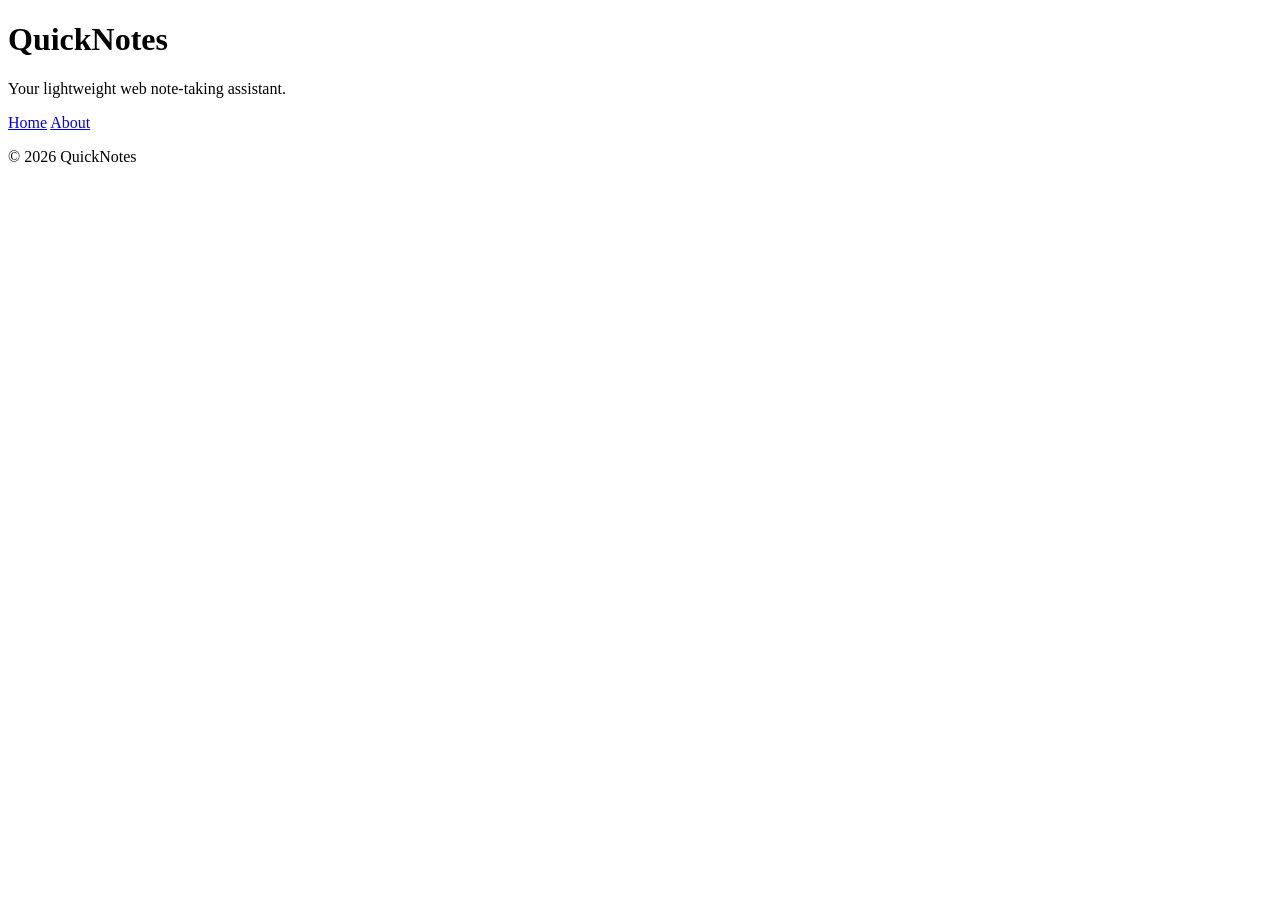
<file: day1/index.html>
<!DOCTYPE html>
<html lang="en">
<head>
  <meta charset="UTF-8">
  <meta name="viewport" content="width=device-width, initial-scale=1.0">
  <title>QuickNotes</title>
</head>
<body>

  <header>
    <h1>QuickNotes</h1>
    <p>Your lightweight web note-taking assistant.</p>
    <nav>
      <a href="index.html">Home</a>
      <a href="about.html">About</a>
    </nav>
  </header>

  <main>
    <!-- Lab content goes here -->
  </main>

  <footer>
    <p>&copy; 2026 QuickNotes</p>
  </footer>

</body>
</html>
</file>
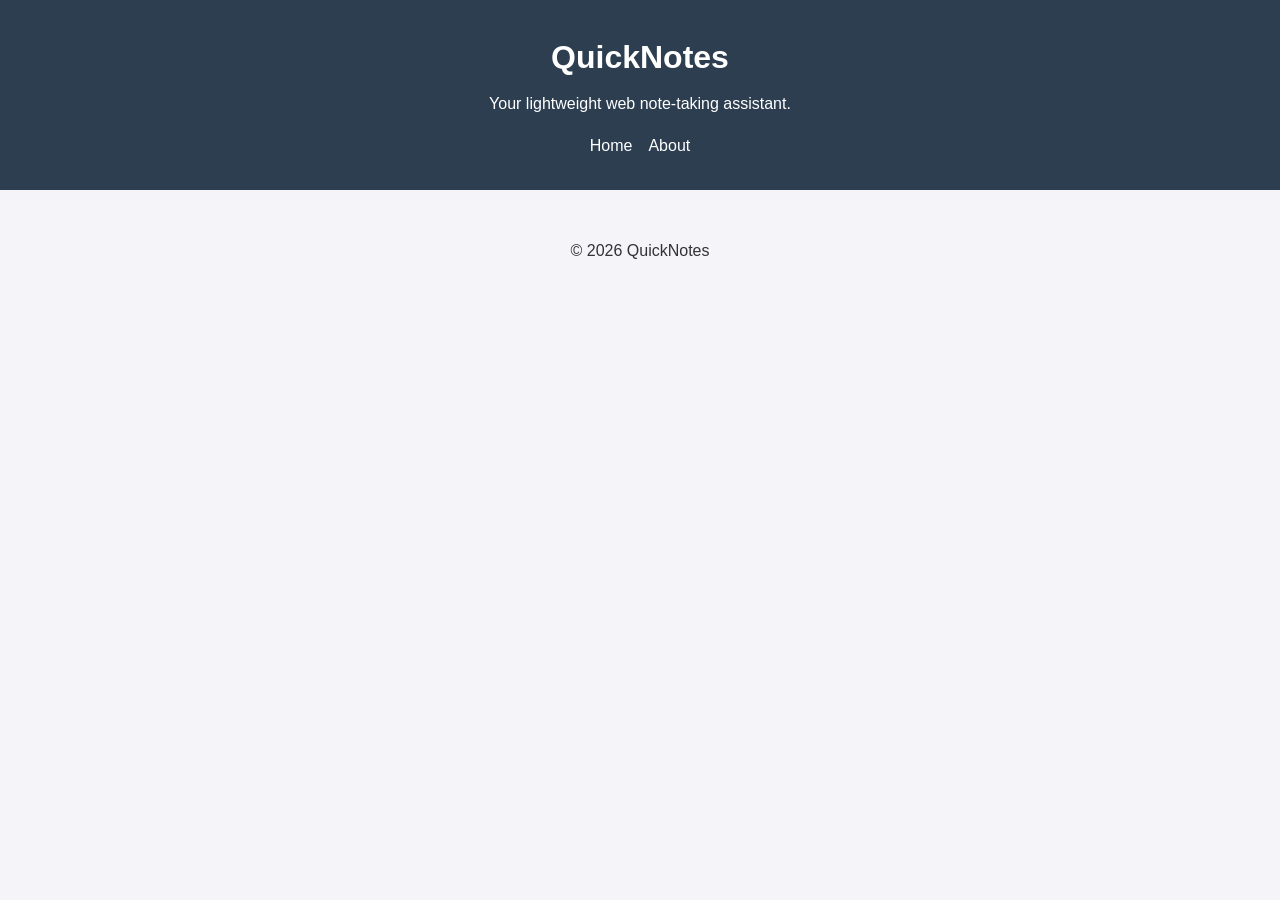
<file: day2/index.html>
<!DOCTYPE html>
<html lang="en">
<head>
  <meta charset="UTF-8">
  <meta name="viewport" content="width=device-width, initial-scale=1.0">
  <title>QuickNotes</title>
  <link rel="stylesheet" href="style.css">
</head>
<body>

  <header>
    <h1>QuickNotes</h1>
    <p>Your lightweight web note-taking assistant.</p>
    <nav>
      <a href="index.html">Home</a>
      <a href="about.html">About</a>
    </nav>
  </header>

  <main>
    <!-- Lab content goes here -->
  </main>

  <footer>
    <p>&copy; 2026 QuickNotes</p>
  </footer>

</body>
</html
</file>
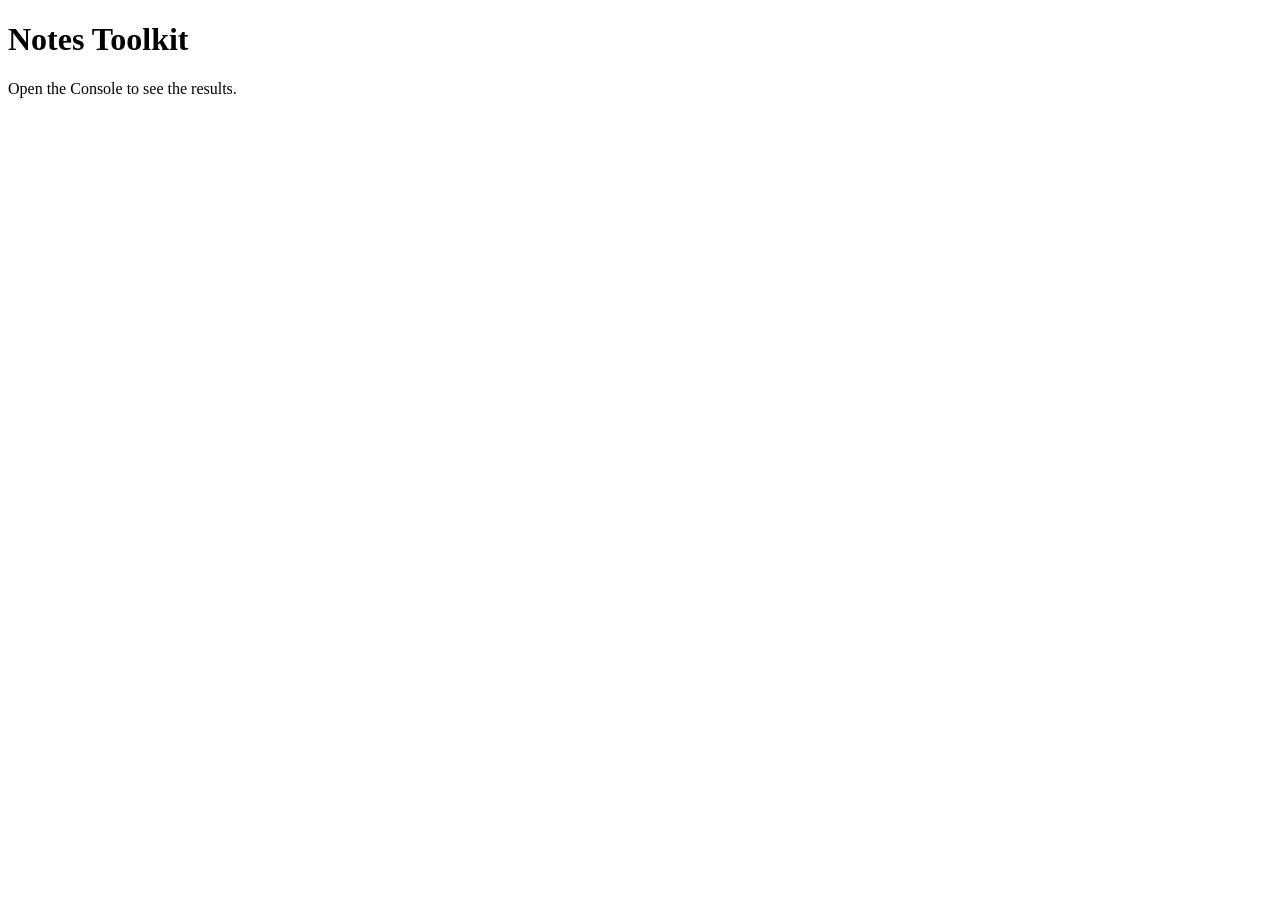
<file: day3/index.html>
<!DOCTYPE html>
<html lang="en">
<head>
    <meta charset="UTF-8">
    <meta name="viewport" content="width=device-width, initial-scale=1.0">
    <title>Notes Toolkit</title>
    <!-- Links the JS file so it loads after the HTML -->
    <script src="script.js" defer></script>
</head>
<body>
    <h1>Notes Toolkit</h1>
    <p>Open the Console to see the results.</p>
</body>
</html>
</file>
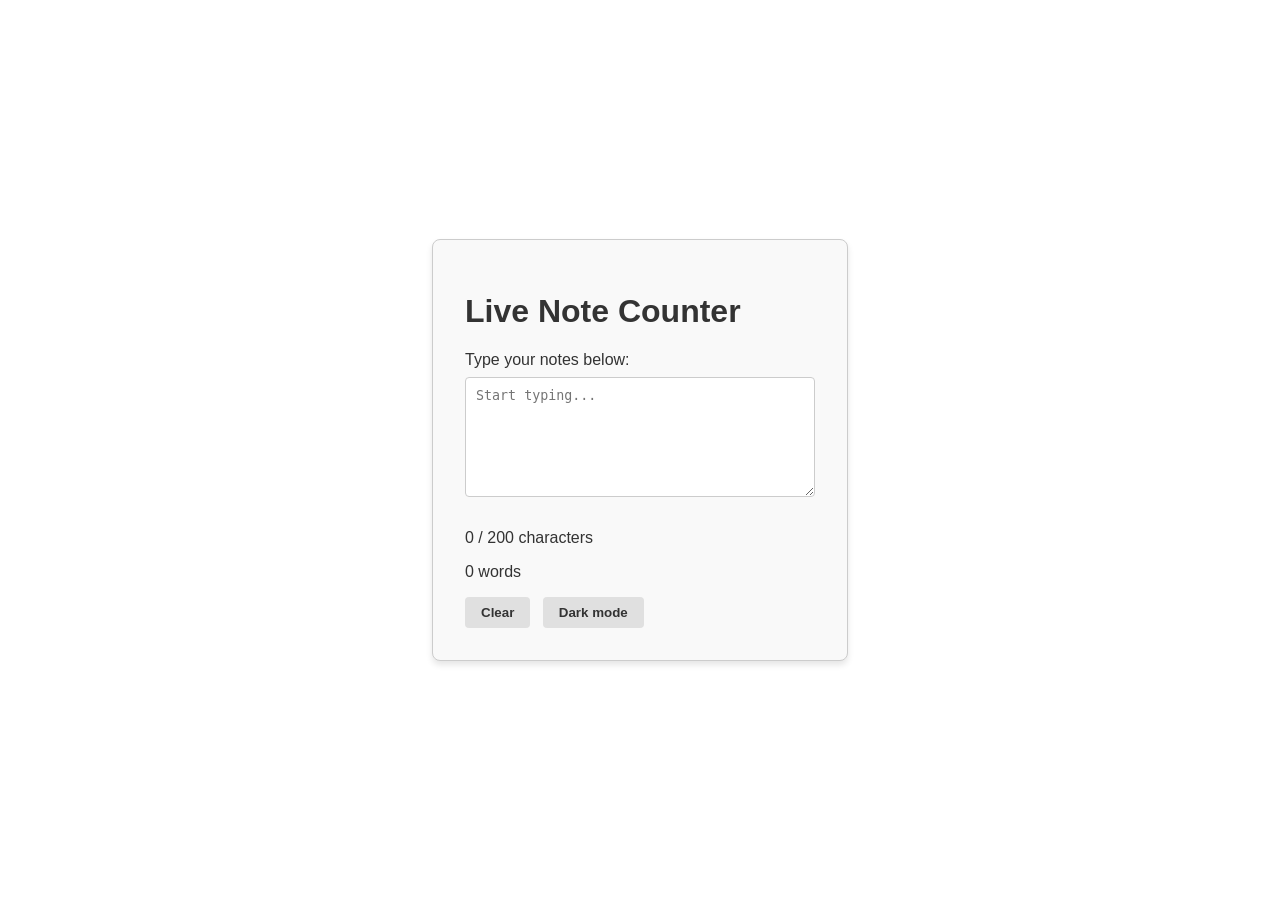
<file: day4/index.html>
<!DOCTYPE html>
<html lang="en">
<head>
    <meta charset="UTF-8">
    <meta name="viewport" content="width=device-width, initial-scale=1.0">
    <title>Live Character Counter & Dark Mode</title>
    <link rel="stylesheet" href="style.css">
    <script src="script.js" defer></script>
</head>
<body>

    <div class="container">
        <h1>Live Note Counter</h1>
        
        <label for="note-text">Type your notes below:</label>
        <textarea id="note-text" placeholder="Start typing..."></textarea>
        
        <p id="char-count">0 / 200 characters</p>
        <p id="word-count">0 words</p>

        <div class="actions">
            <button id="clear-btn">Clear</button>
            <button id="theme-toggle">Dark mode</button>
        </div>
    </div>

</body>
</html>
</file>
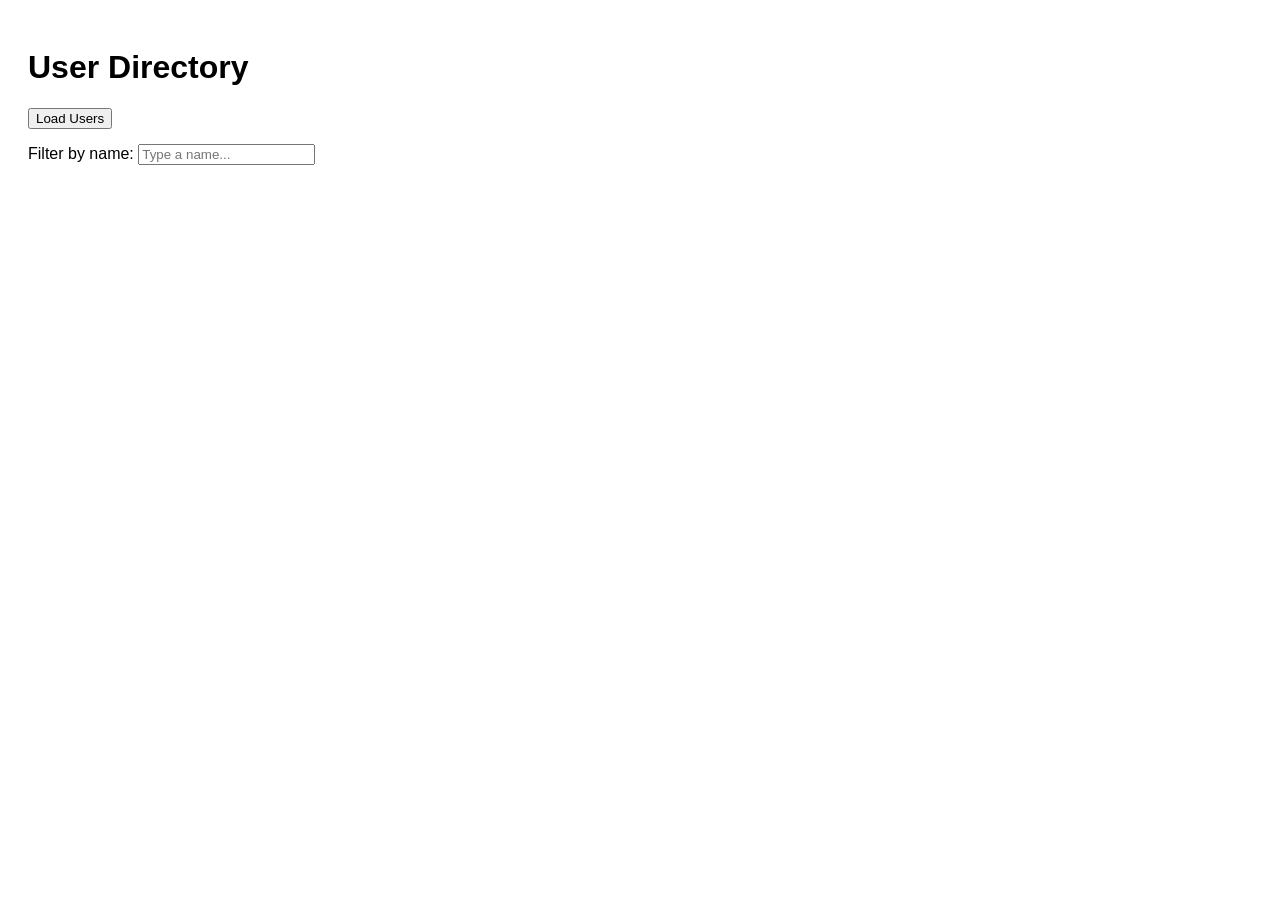
<file: day5/index.html>
<!DOCTYPE html>
<html lang="en">
<head>
    <meta charset="UTF-8">
    <meta name="viewport" content="width=device-width, initial-scale=1.0">
    <title>User Directory</title>
    <script src="users.js" defer></script>
    <style>
        body { font-family: Arial, sans-serif; padding: 20px; max-width: 600px; }
        .user-card { border: 1px solid #ccc; padding: 10px; margin-bottom: 10px; border-radius: 5px; }
        #status { font-weight: bold; color: #555; }
        .error { color: red; }
    </style>
</head>
<body>

    <h1>User Directory</h1>
    
    <button id="load-users">Load Users</button>
    
    <div style="margin-top: 15px;">
        <label for="filter-input">Filter by name:</label>
        <input type="text" id="filter-input" placeholder="Type a name...">
    </div>

    <p id="status"></p>
    
    <ul id="users-list" style="list-style-type: none; padding: 0;"></ul>

</body>
</html>
</file>
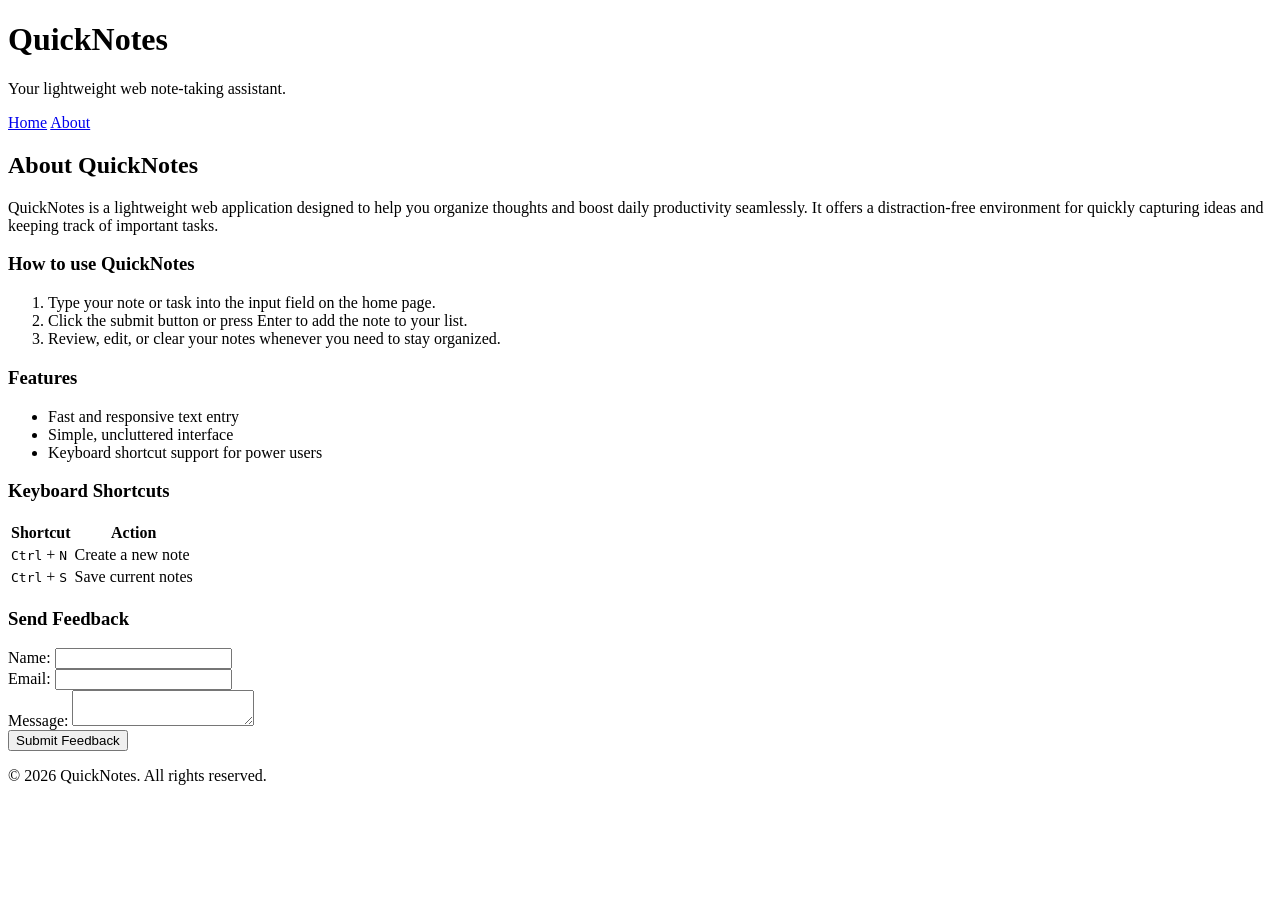
<file: day1/about.html>
<!DOCTYPE html>
<html lang="en">
<head>
  <meta charset="UTF-8">
  <meta name="viewport" content="width=device-width, initial-scale=1.0">
  <title>About - QuickNotes</title>
</head>
<body>

  <header>
    <h1>QuickNotes</h1>
    <p>Your lightweight web note-taking assistant.</p>
    <nav>
      <a href="index.html">Home</a>
      <a href="about.html">About</a>
    </nav>
  </header>

  <main>
    <h2>About QuickNotes</h2>
    <p>QuickNotes is a lightweight web application designed to help you organize thoughts and boost daily productivity seamlessly. It offers a distraction-free environment for quickly capturing ideas and keeping track of important tasks.</p>

    <section>
      <h3>How to use QuickNotes</h3>
      <ol>
        <li>Type your note or task into the input field on the home page.</li>
        <li>Click the submit button or press Enter to add the note to your list.</li>
        <li>Review, edit, or clear your notes whenever you need to stay organized.</li>
      </ol>
    </section>

    <section>
      <h3>Features</h3>
      <ul>
        <li>Fast and responsive text entry</li>
        <li>Simple, uncluttered interface</li>
        <li>Keyboard shortcut support for power users</li>
      </ul>
    </section>

    <section>
      <h3>Keyboard Shortcuts</h3>
      <table>
        <thead>
          <tr>
            <th>Shortcut</th>
            <th>Action</th>
          </tr>
        </thead>
        <tbody>
          <tr>
            <td><kbd>Ctrl</kbd> + <kbd>N</kbd></td>
            <td>Create a new note</td>
          </tr>
          <tr>
            <td><kbd>Ctrl</kbd> + <kbd>S</kbd></td>
            <td>Save current notes</td>
          </tr>
        </tbody>
      </table>
    </section>

    <section>
      <h3>Send Feedback</h3>
      <form action="#" method="post">
        <div>
          <label for="name">Name:</label>
          <input type="text" id="name" name="name" required>
        </div>
        
        <div>
          <label for="email">Email:</label>
          <input type="email" id="email" name="email" required>
        </div>
        
        <div>
          <label for="message">Message:</label>
          <textarea id="message" name="message" required></textarea>
        </div>
        
        <button type="submit">Submit Feedback</button>
      </form>
    </section>
  </main>

  <footer>
    <p>&copy; 2026 QuickNotes. All rights reserved.</p>
  </footer>

</body>
</html>
</file>
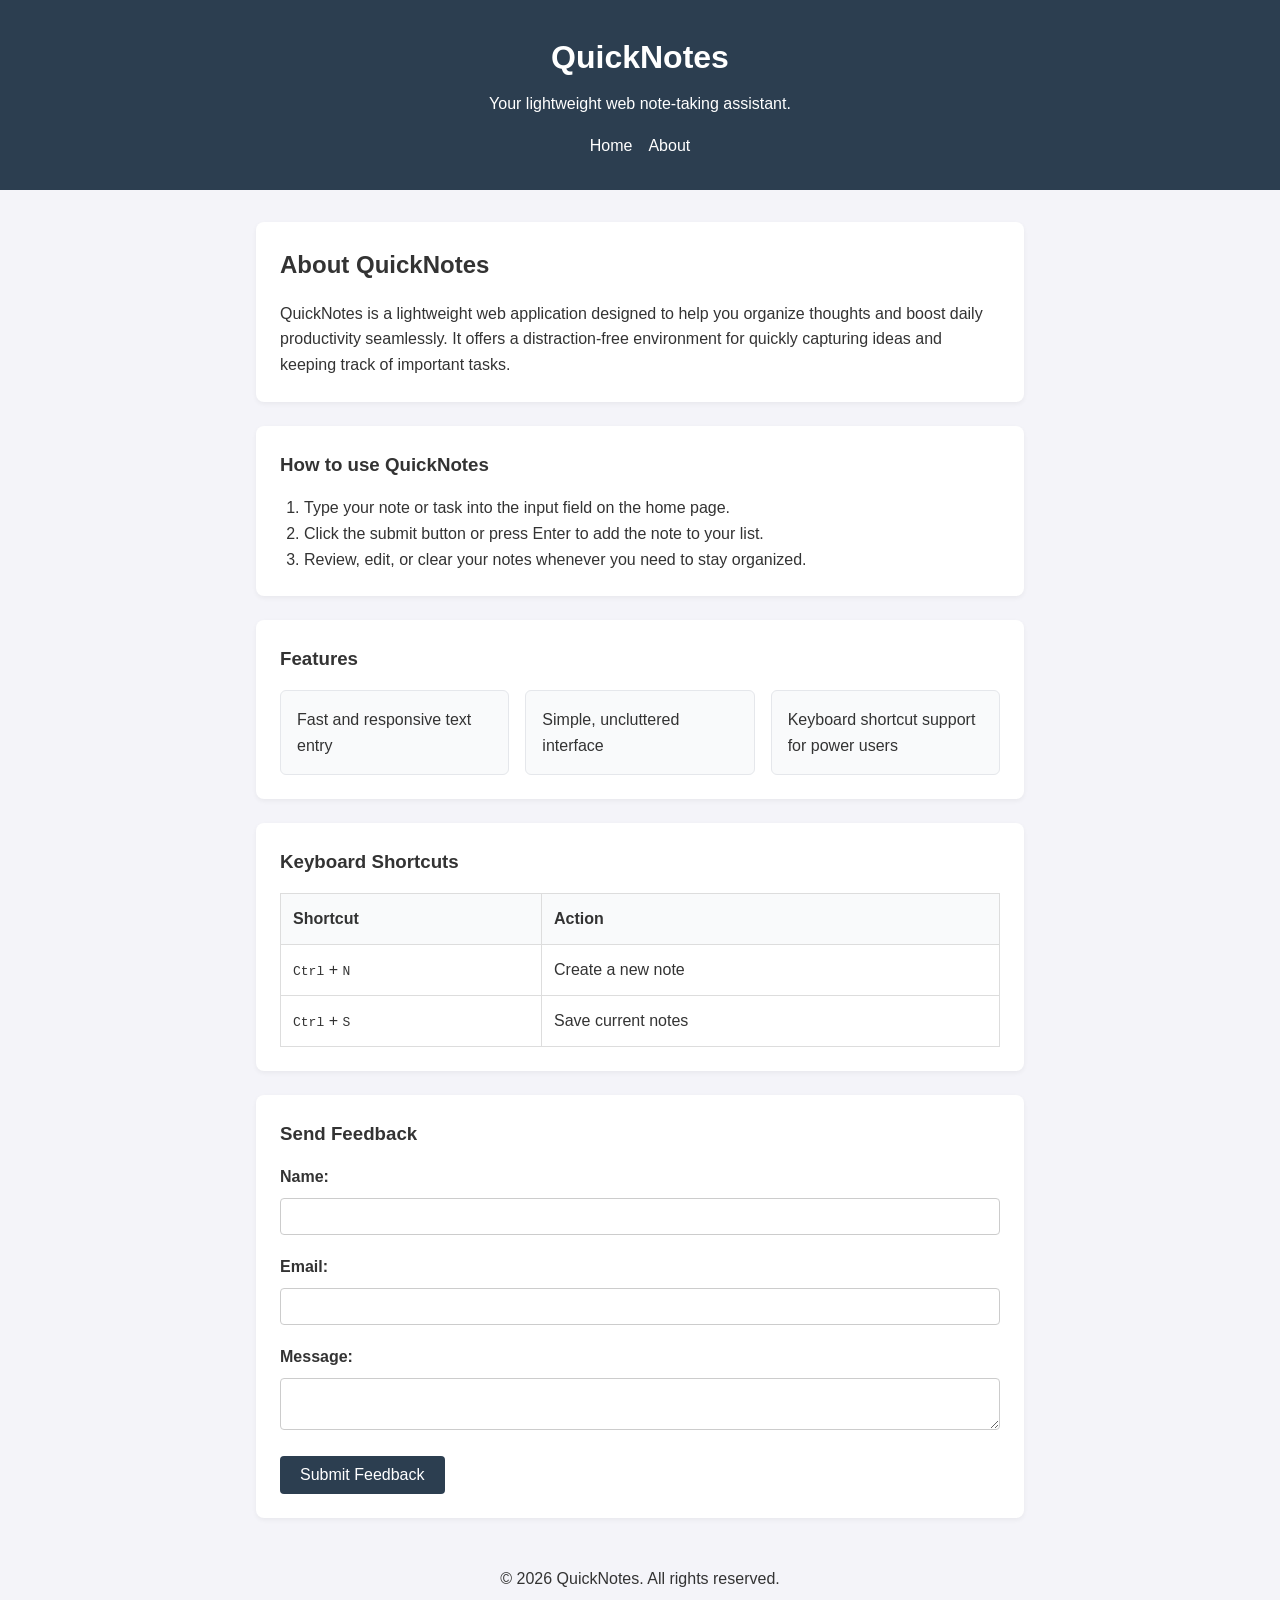
<file: day2/about.html>
<!DOCTYPE html>
<html lang="en">
<head>
  <meta charset="UTF-8">
  <meta name="viewport" content="width=device-width, initial-scale=1.0">
  <title>About - QuickNotes</title>
  <link rel="stylesheet" href="style.css">
</head>
<body>

  <header>
    <h1>QuickNotes</h1>
    <p>Your lightweight web note-taking assistant.</p>
    <nav>
      <a href="index.html">Home</a>
      <a href="about.html">About</a>
    </nav>
  </header>

  <main>
    <section>
      <h2>About QuickNotes</h2>
      <p>QuickNotes is a lightweight web application designed to help you organize thoughts and boost daily productivity seamlessly. It offers a distraction-free environment for quickly capturing ideas and keeping track of important tasks.</p>
    </section>

    <section>
      <h3>How to use QuickNotes</h3>
      <ol>
        <li>Type your note or task into the input field on the home page.</li>
        <li>Click the submit button or press Enter to add the note to your list.</li>
        <li>Review, edit, or clear your notes whenever you need to stay organized.</li>
      </ol>
    </section>

    <section>
      <h3>Features</h3>
      <ul class="features">
        <li>Fast and responsive text entry</li>
        <li>Simple, uncluttered interface</li>
        <li>Keyboard shortcut support for power users</li>
      </ul>
    </section>

    <section>
      <h3>Keyboard Shortcuts</h3>
      <table>
        <thead>
          <tr>
            <th>Shortcut</th>
            <th>Action</th>
          </tr>
        </thead>
        <tbody>
          <tr>
            <td><kbd>Ctrl</kbd> + <kbd>N</kbd></td>
            <td>Create a new note</td>
          </tr>
          <tr>
            <td><kbd>Ctrl</kbd> + <kbd>S</kbd></td>
            <td>Save current notes</td>
          </tr>
        </tbody>
      </table>
    </section>

    <section>
      <h3>Send Feedback</h3>
      <form action="#" method="post">
        <div>
          <label for="name">Name:</label>
          <input type="text" id="name" name="name" required>
        </div>
        
        <div>
          <label for="email">Email:</label>
          <input type="email" id="email" name="email" required>
        </div>
        
        <div>
          <label for="message">Message:</label>
          <textarea id="message" name="message" required></textarea>
        </div>
        
        <button type="submit">Submit Feedback</button>
      </form>
    </section>
  </main>

  <footer>
    <p>&copy; 2026 QuickNotes. All rights reserved.</p>
  </footer>

</body>
</html>
</file>
<file: day2/style.css>
/* 1. Reset and Base Styles */
* {
  box-sizing: border-box;
  margin: 0;
  padding: 0;
}

body {
  font-family: Arial, sans-serif;
  background-color: #f4f4f9;
  color: #333;
  line-height: 1.6;
}

/* 2. Header Styles */
header {
  background-color: #2c3e50;
  color: white;
  padding: 2rem 1rem;
  text-align: center;
}

header h1 {
  margin-bottom: 0.5rem;
}

header p {
  margin-bottom: 1rem;
}

/* 3. Navigation with Flexbox */
nav {
  display: flex;
  justify-content: center;
  gap: 16px;
}

nav a {
  color: white;
  text-decoration: none;
  transition: color 0.3s ease;
}

nav a:hover {
  color: #3498db;
}

/* 4. Centred Main Content & Section Cards */
main {
  max-width: 800px;
  margin: 2rem auto;
  padding: 0 1rem;
}

section {
  background-color: white;
  padding: 1.5rem;
  margin-bottom: 1.5rem;
  border-radius: 8px;
  box-shadow: 0 2px 5px rgba(0,0,0,0.05);
}

h2, h3 {
  margin-bottom: 1rem;
}

ol {
  margin-left: 1.5rem;
}

/* 5. CSS Grid Features List */
.features {
  display: grid;
  grid-template-columns: repeat(auto-fit, minmax(180px, 1fr));
  gap: 1rem;
  list-style-type: none;
}

.features li {
  background-color: #f9fafb;
  padding: 1rem;
  border-radius: 6px;
  border: 1px solid #e5e7eb;
}

/* 6. Table Styles */
table {
  width: 100%;
  border-collapse: collapse;
  margin-top: 1rem;
}

th, td {
  border: 1px solid #ddd;
  padding: 12px;
  text-align: left;
}

th {
  background-color: #f9fafb;
}

/* 7. Stacked Feedback Form */
form div {
  margin-bottom: 1.2rem;
}

label {
  display: block;
  margin-bottom: 0.5rem;
  font-weight: bold;
}

input, textarea {
  width: 100%;
  padding: 10px;
  border: 1px solid #ccc;
  border-radius: 4px;
}

/* Button with Transition */
button {
  background-color: #2c3e50;
  color: white;
  border: none;
  padding: 10px 20px;
  border-radius: 4px;
  cursor: pointer;
  font-size: 1rem;
  transition: background-color 0.3s ease;
}

button:hover {
  background-color: #1a252f;
}

footer {
  text-align: center;
  padding: 1rem;
  margin-top: 2rem;
}

/* 8. Media Query for Small Screens */
@media (max-width: 600px) {
  header {
    padding: 1rem;
  }
  
  header h1 {
    font-size: 1.5rem;
  }
}
</file>
<file: day4/style.css>
:root {
    --bg-color: #ffffff;
    --text-color: #333333;
    --card-bg: #f9f9f9;
    --border-color: #cccccc;
    --button-bg: #e0e0e0;
    --button-text: #333333;
}

body.dark {
    --bg-color: #1a1a1a;
    --text-color: #f1f1f1;
    --card-bg: #2a2a2a;
    --border-color: #444444;
    --button-bg: #3a3a3a;
    --button-text: #f1f1f1;
}

body {
    background-color: var(--bg-color);
    color: var(--text-color);
    font-family: Arial, sans-serif;
    display: flex;
    justify-content: center;
    align-items: center;
    height: 100vh;
    margin: 0;
    transition: background-color 0.3s, color 0.3s;
}

.container {
    background-color: var(--card-bg);
    padding: 2rem;
    border-radius: 8px;
    border: 1px solid var(--border-color);
    width: 350px;
    box-shadow: 0 4px 6px rgba(0, 0, 0, 0.1);
}

textarea {
    width: 100%;
    height: 120px;
    padding: 10px;
    margin-top: 8px;
    margin-bottom: 12px;
    border: 1px solid var(--border-color);
    border-radius: 4px;
    background-color: var(--bg-color);
    color: var(--text-color);
    resize: vertical;
    box-sizing: border-box;
}

button {
    padding: 8px 16px;
    border: none;
    border-radius: 4px;
    background-color: var(--button-bg);
    color: var(--button-text);
    cursor: pointer;
    font-weight: bold;
    margin-right: 8px;
}

button:hover {
    opacity: 0.85;
}

/* Character Warning Classes */
.warning {
    color: orange;
}

.over {
    color: red;
    font-weight: bold;
}
</file>
